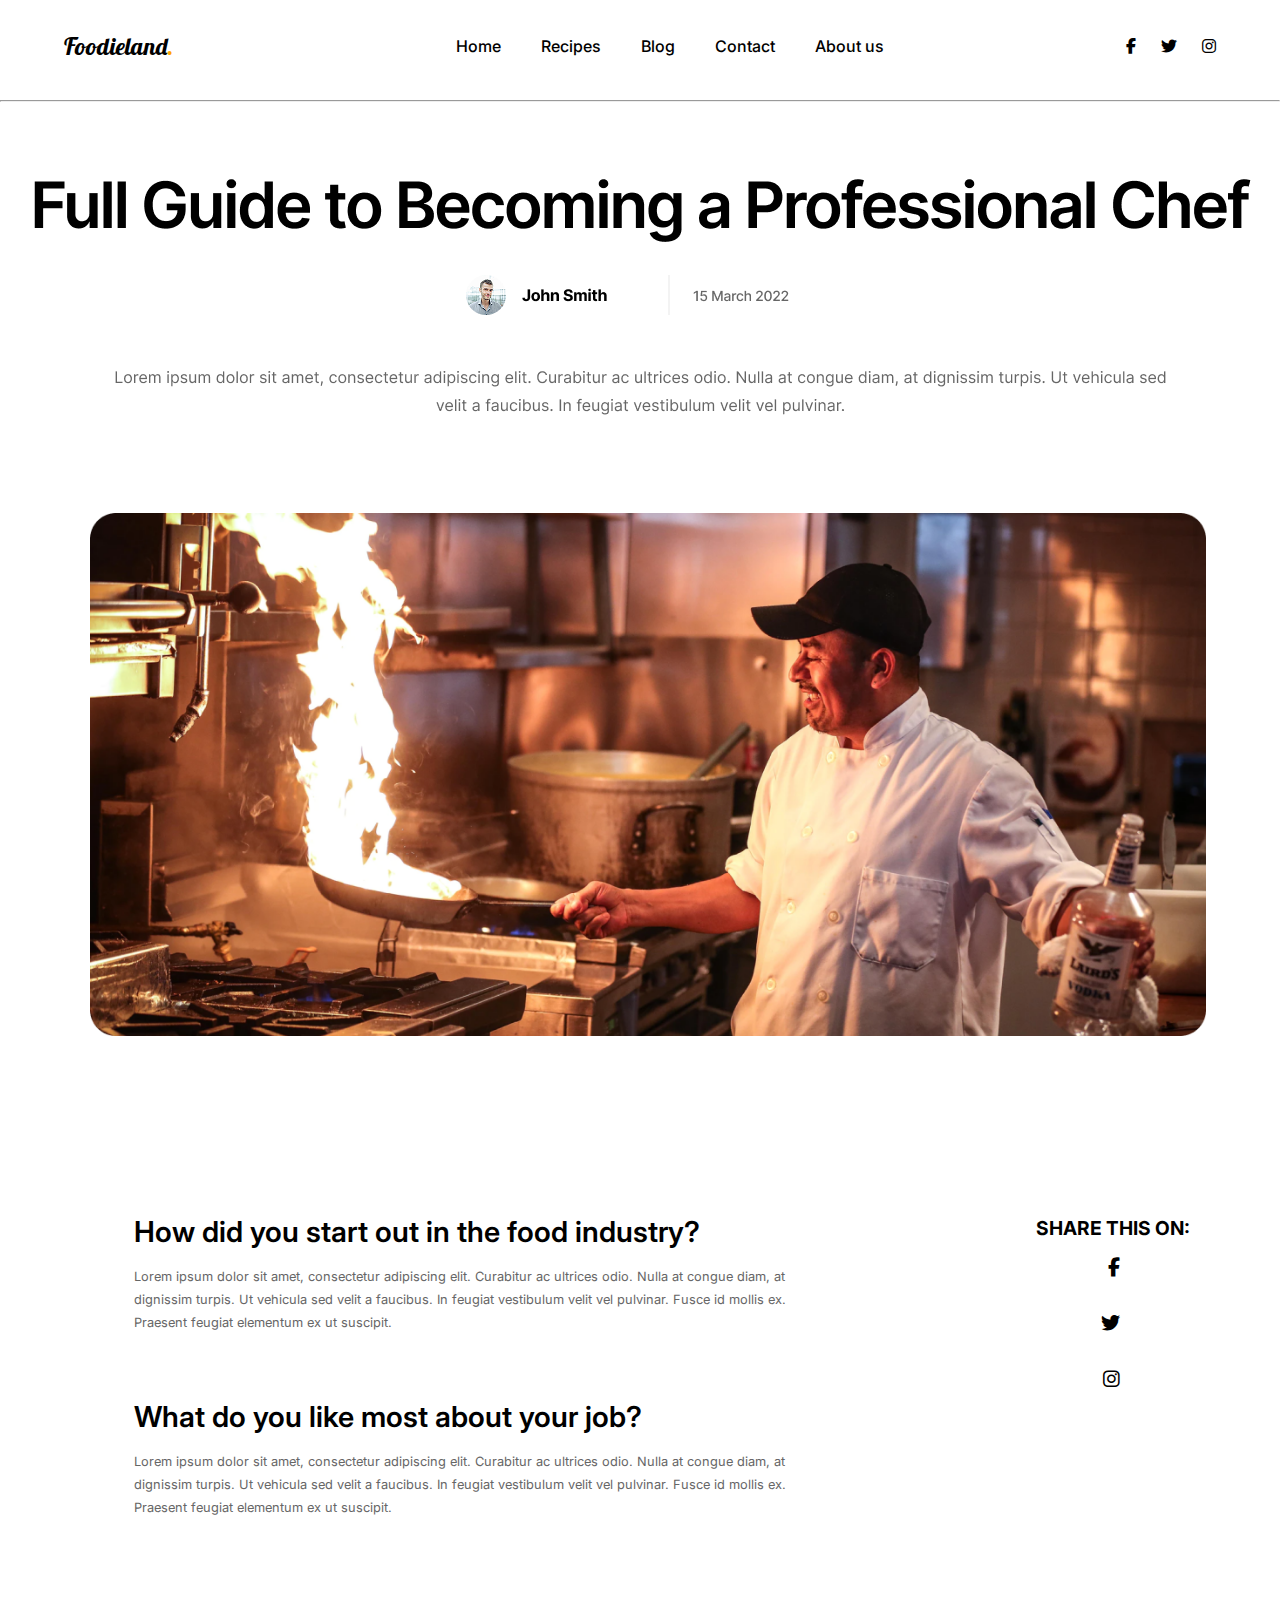
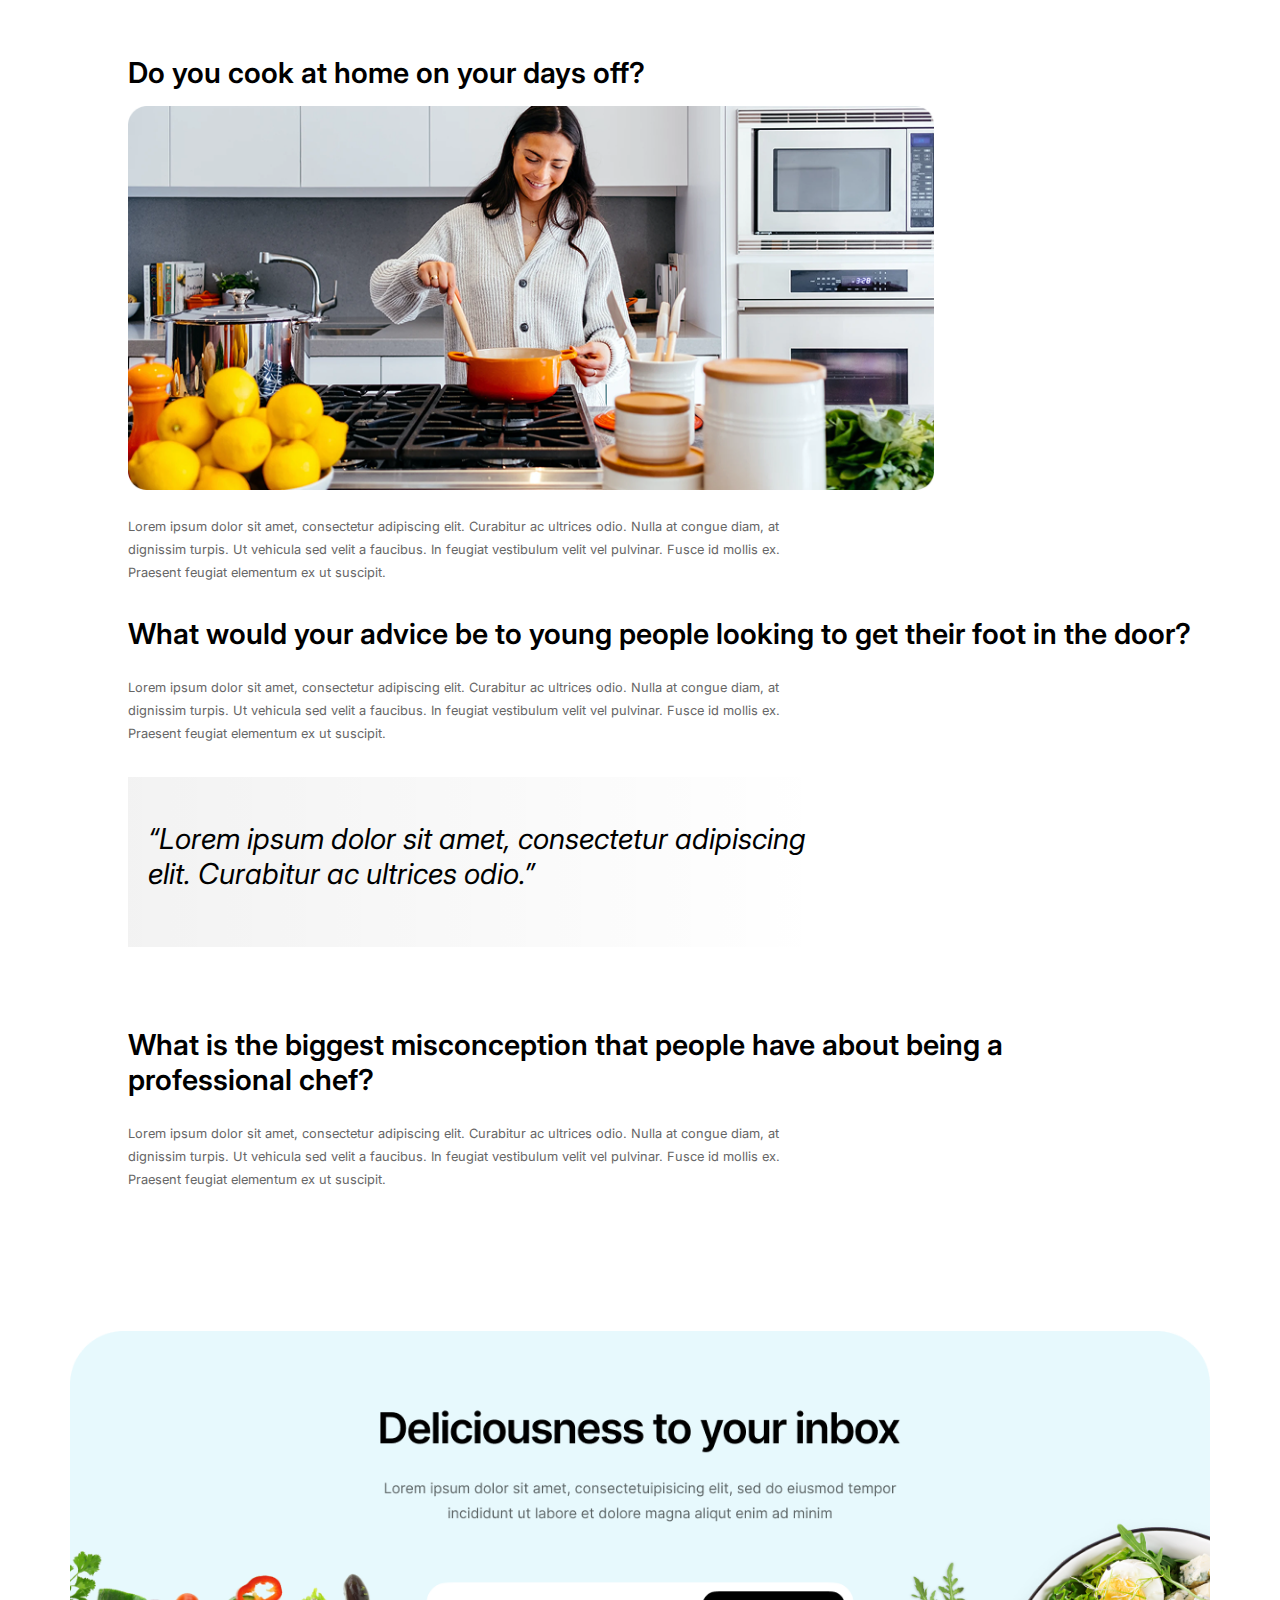
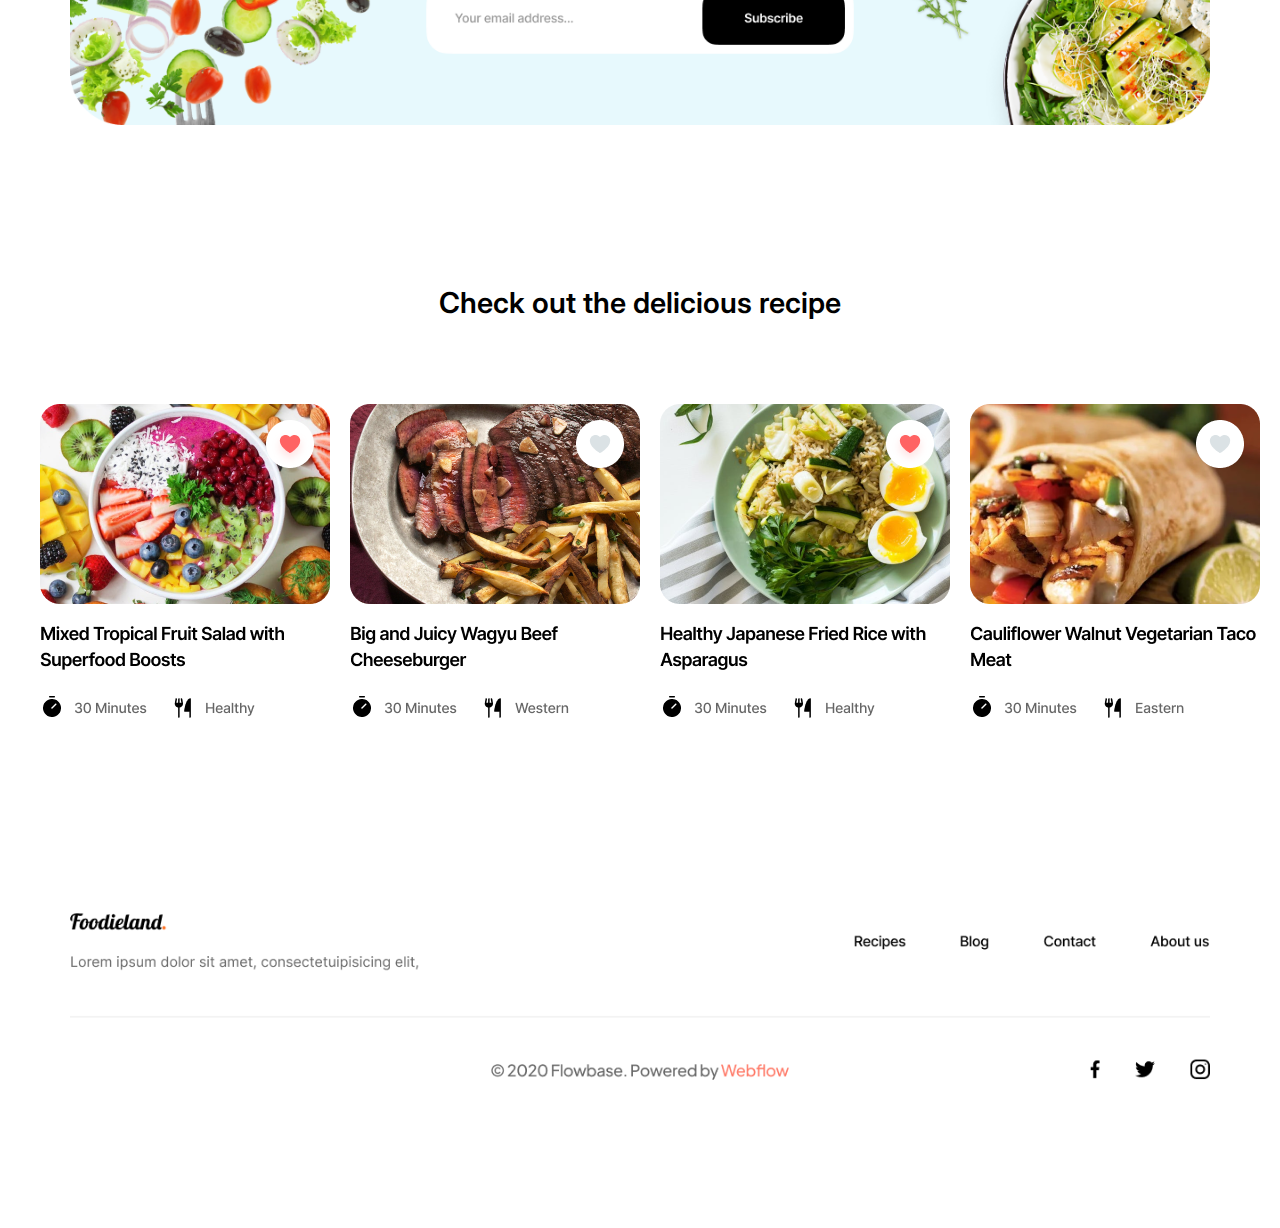
<file: axis.html>
<!DOCTYPE html>
<html>
<head>
    <meta charset='utf-8'>
    <meta http-equiv='X-UA-Compatible' content='IE=edge'>
    <title>Blog Post Page</title>
    <meta name='viewport' content='width=device-width, initial-scale=1'>
    <link rel='stylesheet' type='text/css' media='screen' href='axis.css'>
    <link rel="stylesheet" href="https://cdnjs.cloudflare.com/ajax/libs/font-awesome/6.7.2/css/all.min.css">
    <link rel="preconnect" href="https://fonts.googleapis.com">
    <link rel="preconnect" href="https://fonts.gstatic.com" crossorigin>
    <link href="https://fonts.googleapis.com/css2?family=Inter:ital,opsz,wght@0,14..32,100..900;1,14..32,100..900&family=Roboto:ital,wght@0,100..900;1,100..900&display=swap" rel="stylesheet">
    <link href="https://fonts.googleapis.com/css2?family=Lobster&display=swap" rel="stylesheet">
</head>
<body>

    <header id="main">
            <div class="logs">Foodieland<span class="span">.</span></div>
            <nav>
                <ul>
                    <li><a href="#">Home</a></li>
                    <li><a href="#">Recipes</a></li>
                    <li><a href="#">Blog</a></li>
                    <li><a href="#">Contact</a></li>
                    <li><a href="#">About us</a></li>
                </ul>    
            </nav>
    
      <div class="icon">
            <a href="#"><i class="fa-brands fa-facebook-f"></i></a>
            <a href="#"><i class="fa-brands fa-twitter"></i></a>  
            <a href="#"> <i class="fa-brands fa-instagram"></i></a>
        </div>
        </header>
    <hr>

    <div id="sct1">
        <div>
            <img src="img/myra.png" alt="head">
        </div>
    </div>

    <div id="sct2">
        <div class="fairguy">
            <img src="img/fairchef.png" alt="cook">
        </div>
    </div>

        <div id="sct3">
            <div class="maved">
                <div class="box">
                    <div class="box-container">
                    <h2 class="mavH">How did you start out in the food industry?</h2>
                    <p class="mavP">Lorem ipsum dolor sit amet, consectetur adipiscing elit. Curabitur ac ultrices odio. Nulla at congue diam, at <br> dignissim turpis. Ut vehicula sed velit a faucibus. In feugiat vestibulum velit vel pulvinar. Fusce id mollis ex. <br> Praesent feugiat elementum ex ut suscipit.</p>    
                </div>
                
                <div class="story">
                    <h2 class="storyH1">SHARE THIS ON:</h2><br>
                    <a href="#"><i class="fa-brands fa-facebook-f"></i></a>
                    <a href="#"><i class="fa-brands fa-twitter"></i></a>  
                    <a href="#"> <i class="fa-brands fa-instagram"></i></a>
                </div>
            </div>
                
                <div class="myJob">
                    <h2 class="jobH2">What do you like most about your job?</h2>
                    <p class="jobP">Lorem ipsum dolor sit amet, consectetur adipiscing elit. Curabitur ac ultrices odio. Nulla at congue diam, at <br> dignissim turpis. Ut vehicula sed velit a faucibus. In feugiat vestibulum velit vel pulvinar. Fusce id mollis ex. <br> Praesent feugiat elementum ex ut suscipit.</p>
                </div>
            </div>
        </div>

        <div id="sct4">
            <div class="chi">
                <h2 class="chiH2">Do you cook at home on your days off?</h2>
                <img src="img/Zeyra.png" alt="chef-Chi">
                <p class="chiP">Lorem ipsum dolor sit amet, consectetur adipiscing elit. Curabitur ac ultrices odio. Nulla at congue diam, at <br> dignissim turpis. Ut vehicula sed velit a faucibus. In feugiat vestibulum velit vel pulvinar. Fusce id mollis ex. <br> Praesent feugiat elementum ex ut suscipit.</p>
            </div>
            <div class="phase">
                <h2 class="phaseH2">What would your advice be to young people looking to get their foot in the door?</h2>
                <p class="phaseP">Lorem ipsum dolor sit amet, consectetur adipiscing elit. Curabitur ac ultrices odio. Nulla at congue diam, at <br> dignissim turpis. Ut vehicula sed velit a faucibus. In feugiat vestibulum velit vel pulvinar. Fusce id mollis ex. <br> Praesent feugiat elementum ex ut suscipit.</p>
            </div>
            <div id="mex">
                <div class="mexi">
                    <p class="mexH2">“Lorem ipsum dolor sit amet, consectetur adipiscing <br> elit. Curabitur ac ultrices odio.”</p>
                </div>
            </div>
                <div class="txt">
                    <h2 class="txtH2">What is the biggest misconception that people have about being a <br> professional chef?</h2>
                    <p class="txtP">Lorem ipsum dolor sit amet, consectetur adipiscing elit. Curabitur ac ultrices odio. Nulla at congue diam, at <br> dignissim turpis. Ut vehicula sed velit a faucibus. In feugiat vestibulum velit vel pulvinar. Fusce id mollis ex. <br> Praesent feugiat elementum ex ut suscipit.</p>
                </div>
        </div>

        <div id="sct5">
            <div class="lastcard">
                <img src="img/Last-Card.png" alt="Fud">
            </div>
        </div>

        <div id="sct6">
                <h2 class="kelH2">Check out the delicious recipe</h2>
            </div>

            <div id="sct7">
                <div class="wap-food">
                        <img src="img/Supafood.png" alt="food">
                        <img src="img/juicy wag.png" alt="food1">
                        <img src="img/japan-rice.png" alt="food2">
                        <img src="img/flour.png" alt="food3">
                </div>
            </div>

                    
        <footer id="sct7">
            <div class="footer">
                <img src="img/Footer.png" alt="foot">
            </div>
        </footer>

</body>
</html>
</file>
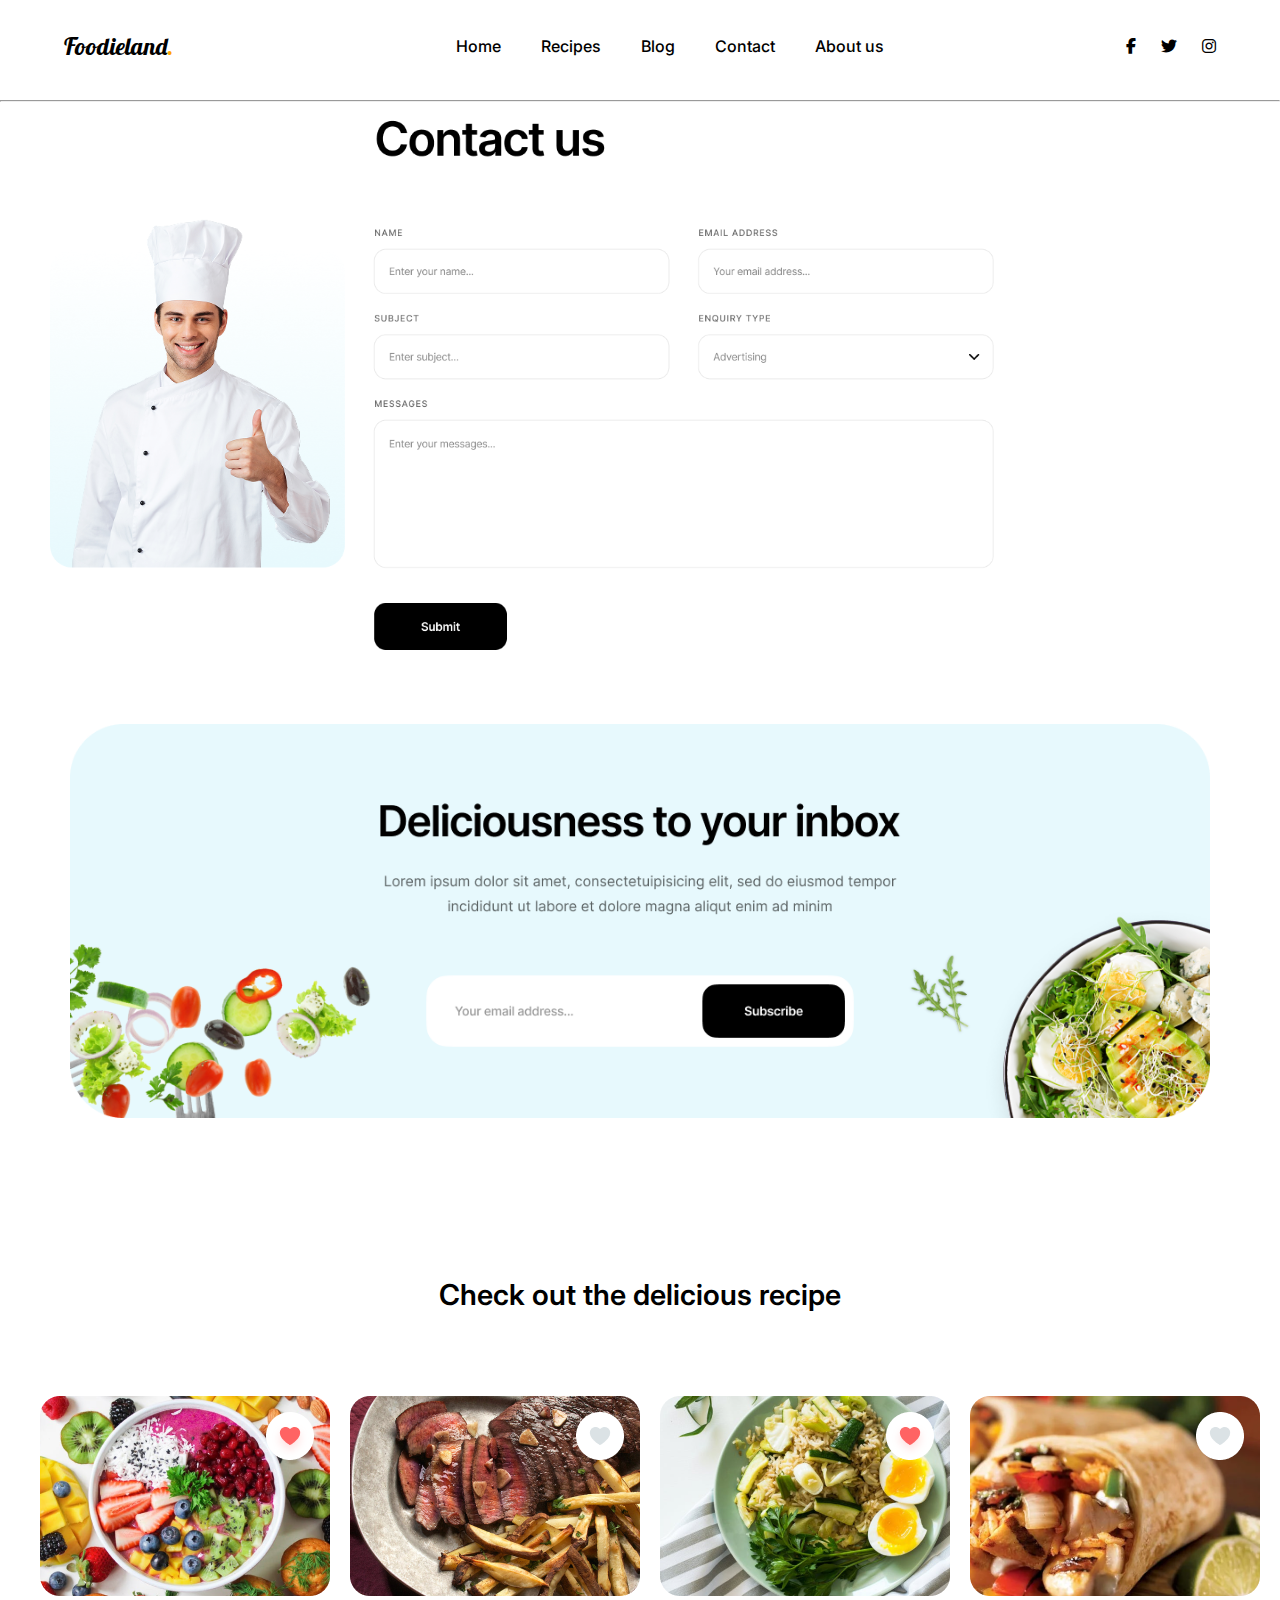
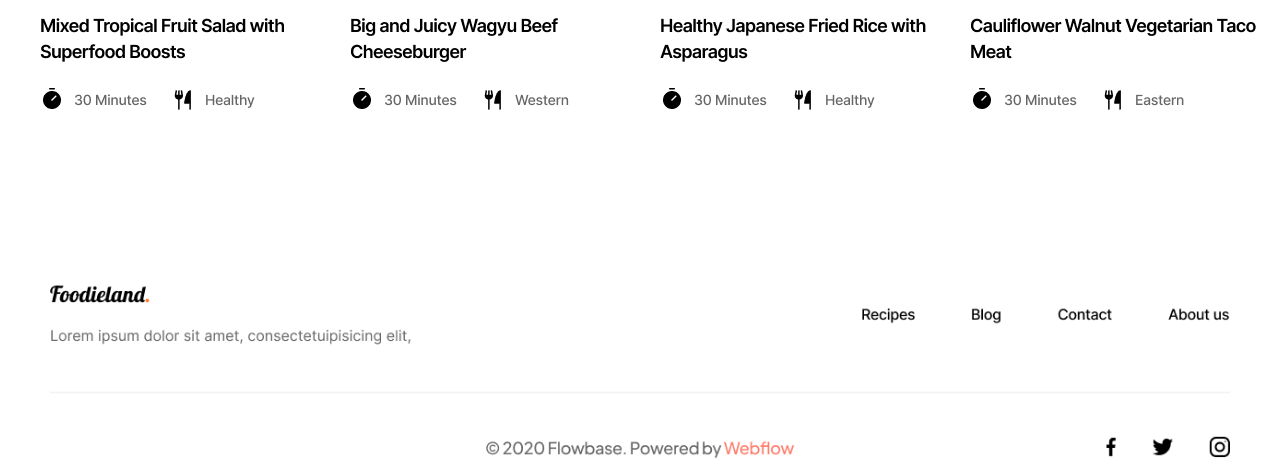
<file: vad.html>
<!DOCTYPE html>
<html>
<head>
    <meta charset='utf-8'>
    <meta http-equiv='X-UA-Compatible' content='IE=edge'>
    <title>Contact Page</title>
    <meta name='viewport' content='width=device-width, initial-scale=1'>
    <link rel='stylesheet' type='text/css' media='screen' href='vad.css'>
    <link rel="stylesheet" href="https://cdnjs.cloudflare.com/ajax/libs/font-awesome/6.7.2/css/all.min.css">
    <link rel="preconnect" href="https://fonts.googleapis.com">
    <link rel="preconnect" href="https://fonts.gstatic.com" crossorigin>
    <link href="https://fonts.googleapis.com/css2?family=Inter:ital,opsz,wght@0,14..32,100..900;1,14..32,100..900&family=Roboto:ital,wght@0,100..900;1,100..900&display=swap" rel="stylesheet">
    <link href="https://fonts.googleapis.com/css2?family=Lobster&display=swap" rel="stylesheet">
</head>
<body>
    
    <header id="upper">
        <div class="lag">Foodieland<span class="span">.</span></div>
        <nav>
            <ul>
                <li><a href="#">Home</a></li>
                <li><a href="#">Recipes</a></li>
                <li><a href="#">Blog</a></li>
                <li><a href="#">Contact</a></li>
                <li><a href="#">About us</a></li>
            </ul>    
        </nav>

  <div class="iconic">
        <a href="#"><i class="fa-brands fa-facebook-f"></i></a>
        <a href="#"><i class="fa-brands fa-twitter"></i></a>  
        <a href="#"> <i class="fa-brands fa-instagram"></i></a>
    </div>
    </header>
    <hr>

    <div id="sec1">
        <img src="img/Contact.png" alt="Contact">
    </div>

    <div id="sec2">
        <div class="lastcard">
            <img src="img/Last-Card.png" alt="Fud">
        </div>
    </div>

    <div id="sec3">
        <h2 class="LiciousH2">Check out the delicious recipe</h2>
    </div>

    <div id="sec4">
        <div class="wop-food">
                <img src="img/Supafood.png" alt="food">
                <img src="img/juicy wag.png" alt="food1">
                <img src="img/japan-rice.png" alt="food2">
                <img src="img/flour.png" alt="food3">
        </div>
    </div>

    <footer id="sec5">
        <div class="footer">
            <img src="img/Footer.png" alt="foot">
        </div>
    </footer>

</body>
</html>
</file>
<file: axis.css>
body {
    background-color: #ffffff;
    margin-bottom: 20px;
    margin: 0;
    padding: 0;
    box-sizing: border-box;
    font-family: "Inter", serif;
    font-optical-sizing: auto;
    font-weight: weight;
    font-style: normal;
}

#main {
    display: flex;
    align-items: center;
    justify-content: space-between;
    padding: 20px 5%;
    background-color: #fff;
}

.logs {
    font-size: 24px;
    font-weight: bold;
    font-family: "Lobster", serif;
    font-weight: 400;
    font-style: normal;
}

.span {
    color: #FFA500;
}

nav ul {
    display: flex;
    list-style: none;
    gap: 40px;
}

nav ul li a {
    text-decoration: none;
    color: black;
    font-size: 16px;
    font-weight: 500;
}

.icon {
    display: flex;
    gap: 25px;
    color: black;
}

a {
    color: black;
}
#sct1 {
    display: flex;
    justify-content: space-between;
    align-items: center;
    margin-top: 5%;
    margin-bottom: 70px;
    padding: 0;
    justify-content: center;
}
#sct2{
    margin: 0 auto;   
    justify-content: center;
    padding: 20px;
    margin-bottom: 8%;
}
.fairguy img{
    width: 90%;
    justify-content: center;
    height: 90%;
    object-fit: cover;
    display: block;
    margin-left: 70px;
}
#sct3{
    max-width: 1000px;
    margin: 0 auto;
    margin-left: 8%;
}
.maved{
    padding: 2rem;
}
.box{
    display: flex;
    justify-content: space-between;
    align-items: center;
    margin-bottom: 40px;
}
.box-container{
    flex: 1;
    margin-right: 20px;
}
.myJob{
    margin-bottom: 40px;
}
h2.mavH, h2.jobH2{
    font-size: 1.8rem;
    font-weight: 600;
    margin-bottom: 1rem;
}
.mavP, .jobP{
    font-size: 0.8rem;
    color: #666;
    line-height: 1.8;
    margin-bottom: 1.5rem;
} 
.story{
    text-align: right;
    position: absolute;
    align-items: center;
    justify-content: center;
    padding-top: 70px;
    right: 10px;
    align-items: flex-start;
    margin: 0 auto;
    padding-right: 70px;
}
.storyH1{
    display: inline-block;
    margin-right: 10px;
    font-size: 1.2rem;
    margin-top: 20px;
}
.story a{
    display: block;
    margin-right: 5rem;
    margin-bottom: 2rem;
    font-size: 1.2rem;
    text-decoration: none;
    justify-content: center;
    align-items: center;
}
#sct4{
    align-items: center;
    margin-top: 5%;
    margin-left: 10%;
    margin-bottom: 70px;
    padding: 0;
    justify-content: center;
}
.chi{
    margin: 0 auto;
    padding: 0;
}
.chiH2{
    font-size: 1.8rem;
    font-weight: 600;
    margin-bottom: 1rem;
}
.chiP{
    font-size: 0.8rem;
    color: #666;
    line-height: 1.8;
    margin-bottom: 2rem;
    margin-top: 25px;
}
.chi img{
    width: 70%;
    justify-content: center;
    height: 90%;
    object-fit: cover;
    display: block;
}
.phase{
    margin: 0 auto;
    padding: 0;
}
.phaseH2{
    font-size: 1.8rem;
    font-weight: 600;
    margin-bottom: 1rem;
}
.phaseP{
    font-size: 0.8rem;
    color: #666;
    line-height: 1.8;
    margin-bottom: 2rem;
    margin-top: 25px;
}
#mex{
    background: linear-gradient(to right, hsla(0, 0%, 0%, 0.05), hsla(0, 0%, 0%, 0));
    height: 170px;
    width: 700px;
}
.mexi{
    padding: 15px 20px;
}
.mexH2{
    font-style: italic;
    font-size: 1.8rem;
}
.txt{
    margin-top: 7%;
    padding: 0;
}
.txtH2{
    font-size: 1.8rem;
    font-weight: 600;
    margin-bottom: 1rem;
}
.txtP{
    font-size: 0.8rem;
    color: #666;
    line-height: 1.8;
    margin-bottom: 2rem;
    margin-top: 25px;
}
#sct5{
    padding: 20px;
    margin-bottom: 7%;
}
.lastcard{
    margin: 50px;
}
.lastcard img{
    width: 100%;
    height: 100%;
    object-fit: cover;
    display: block;
}
#sct6{
    align-items: center;
    margin-left: 70px;
    margin-right: 70px;
    padding: 0;
}
.kelH2{
    align-items: center;
    text-align: center;
    font-size: 1.8rem;
    font-weight: 600;
    margin-bottom: 3rem;
}
#sct7{
    padding: 20px;
    margin-bottom: 10%;
    margin-top: 5%;
}
.wap-food {
    display: grid;
    grid-template-columns: repeat(4, 1fr);
    gap: 20px;
    max-width: 1200px;
    margin: 0 auto;
}
.wap-food img{
    margin-bottom: 20px;
}

.footer{
    margin-right: 50px; 
    margin-left: 50px;
}
.footer img{
    width: 100%;
    height: 100%;
    object-fit: cover;
    display: block;
}
</file>
<file: vad.css>
body {
    background-color: #ffffff;
    margin-bottom: 20px;
    margin: 0;
    padding: 0;
    box-sizing: border-box;
    font-family: "Inter", serif;
    font-optical-sizing: auto;
    font-weight: weight;
    font-style: normal;
}
#upper {
    display: flex;
    align-items: center;
    justify-content: space-between;
    padding: 20px 5%;
    background-color: #fff;
}

.lag {
    font-size: 24px;
    font-weight: bold;
    font-family: "Lobster", serif;
    font-weight: 400;
    font-style: normal;
}

.span {
    color: #FFA500;
}

nav ul {
    display: flex;
    list-style: none;
    gap: 40px;
}

nav ul li a {
    text-decoration: none;
    color: black;
    font-size: 16px;
    font-weight: 500;
}

.iconic {
    display: flex;
    gap: 25px;
    color: black;
}

a {
    color: black;
}
#sec1{
    margin-left: 50px;
    margin-right: 50px;
}
#sec1 img{
    width: 80%;
    height: 80%;
}
#sec2{
    padding: 20px;
    margin-bottom: 7%;
}
.lastcard{
    margin: 50px;
}
.lastcard img{
    width: 100%;
    height: 100%;
    object-fit: cover;
    display: block;
}
#sec3{
    align-items: center;
    margin-left: 70px;
    margin-right: 70px;
    padding: 0;
}
.LiciousH2{
    align-items: center;
    text-align: center;
    font-size: 1.8rem;
    font-weight: 600;
    margin-bottom: 3rem;
}
#sec4{
    padding: 20px;
    margin-bottom: 10%;
    margin-top: 5%;
}
.wop-food {
    display: grid;
    grid-template-columns: repeat(4, 1fr);
    gap: 20px;
    max-width: 1200px;
    margin: 0 auto;
}
.wop-food img{
    margin-bottom: 20px;
}

.footer{
    margin-right: 50px; 
    margin-left: 50px;
}
.footer img{
    width: 100%;
    height: 100%;
    object-fit: cover;
    display: block;
}
</file>
